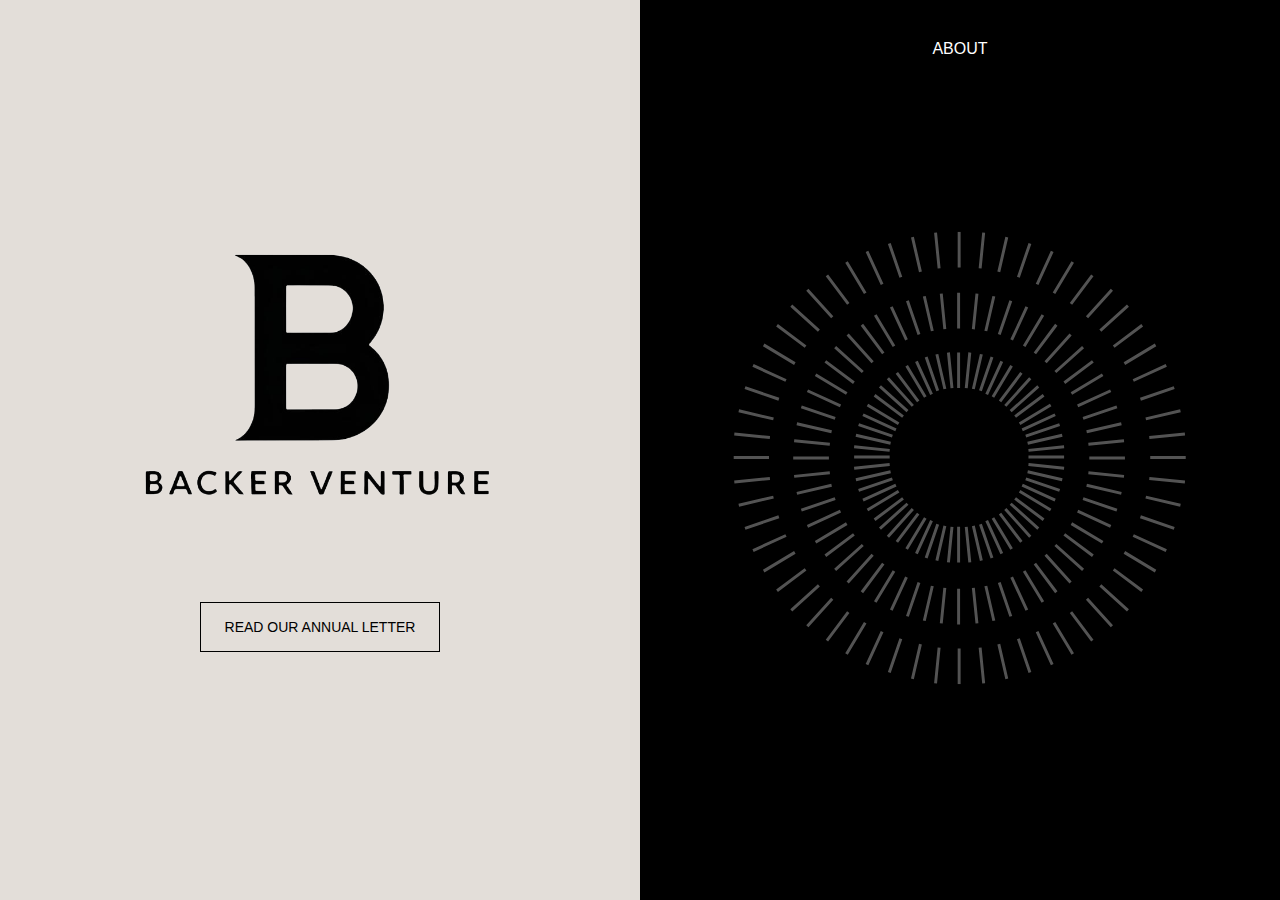
<file: index.html>
<!DOCTYPE html>
<html lang="en">

<head>
    <meta charset="UTF-8">
    <meta name="viewport" content="width=device-width, initial-scale=1.0">
    <title>Document</title>
    <link rel="stylesheet" href="./assets/css/style.css">
</head>

<body>
    <div class="main">
        <div class="main-left">
            <div class="left-container-bone is--home">

                <!-- Content Plus for mobile and another page -->
                <!-- <div class="mobile-menu-container"><a href="/" aria-current="page"
                        class="mobile-nav-logo w-inline-block w--current"><img
                            src="https://cdn.prod.website-files.com/6269cbe46f7507126d5bcb79/627d790eafb6194778740626_sc%20small%20logo.png"
                            loading="lazy" alt=""></a>
                    <div data-w-id="82ff9828-1d03-dedd-132f-6d9c9a5cd6af" class="hamburger">
                        <div data-w-id="82ff9828-1d03-dedd-132f-6d9c9a5cd6b0" class="line"
                            style="transform: translate3d(0px, 0px, 0px) scale3d(1, 1, 1) rotateX(0deg) rotateY(0deg) rotateZ(0deg) skew(0deg, 0deg); transform-style: preserve-3d; opacity: 1;">
                        </div>
                        <div class="line"></div>
                        <div data-w-id="82ff9828-1d03-dedd-132f-6d9c9a5cd6b2" class="line"
                            style="transform: translate3d(0px, 0px, 0px) scale3d(1, 1, 1) rotateX(0deg) rotateY(0deg) rotateZ(0deg) skew(0deg, 0deg); transform-style: preserve-3d;">
                        </div><img
                            src="https://cdn.prod.website-files.com/6269cbe46f7507126d5bcb79/627d7f63f10af005ba047a41_purple%20arrow.png"
                            loading="lazy" alt="" class="image-14" style="opacity: 0;">
                    </div>
                    <div class="mobile-menu"
                        style="opacity: 0; transform: translate3d(500px, 0px, 0px) scale3d(1, 1, 1) rotateX(0deg) rotateY(0deg) rotateZ(0deg) skew(0deg, 0deg); transform-style: preserve-3d; display: none;">
                        <div class="mobile-nav"><img
                                src="https://cdn.prod.website-files.com/6269cbe46f7507126d5bcb79/627d7f63f10af005ba047a41_purple%20arrow.png"
                                loading="lazy" alt="" class="image-7"><a href="/about" class="nav-item">ABOUT</a><a
                                href="/annual-letters" class="nav-item">Annual Letters</a>
                            <div class="lp-login_mobile">
                                <div data-w-id="88ce0755-ee63-02de-47e6-35870c545c2c" class="lp-login_container mobile">
                                    <div class="nav-item lp-login">LP&nbsp;LOGIN</div>
                                    <div class="round-plus">
                                        <div class="line_vertical"></div>
                                    </div>
                                </div>
                                <div class="drop-mobile" style="display: none;"><a
                                        href="https://iam.intralinks.com/idp/login/?applicationid=c3b3d6c3-46f5-4496-a17d-0eeb271fd601&amp;hostname=apps.intralinks.com&amp;br=59ca0f333a46461b9d9b53abf8ea2d55"
                                        target="_blank" class="nav-item">LP&nbsp;LOGIN</a><a
                                        href="https://adfs4.sts.altareturn.com/adfs/ls/?wa=wsignin1.0&amp;wtrealm=urn%3aportal%3asocialcapital&amp;wctx=https%3a%2f%2fsocialcapital.altareturn.com%2f_layouts%2f15%2fAuthenticate.aspx%3fSource%3d%252F&amp;wreply=https%3a%2f%2fsocialcapital.altareturn.com%2f_trust%2fdefault.aspx"
                                        target="_blank" class="nav-item mobile">EVP LOGIN</a></div>
                            </div><a href="https://chamath.substack.com/" target="_blank" class="nav-item">LEARN WITH
                                US</a>
                        </div>
                    </div>
                </div><a href="/" aria-current="page" class="nav-logo w-inline-block w--current"></a> -->

                <!-- Home Page -->
                <div class="heading-text-container is--home">
                    <img src="./assets/images/Backer_ventures (1)-Photoroom.png" loading="lazy" width="1280"
                        sizes="(max-width: 479px) 78vw, (max-width: 767px) 33vw, (max-width: 991px) 35vw, 32vw" alt=""
                        class="logo-image">
                    <div class="button-container"><a href="#" target="_blank" class="big-button is--bone w-button">Read
                            Our Annual letter</a></div><img
                        src="https://cdn.prod.website-files.com/6269cbe46f7507126d5bcb79/64f27175a3465373d8eaba58_circle-graphic.svg"
                        loading="lazy" alt="" class="image-18">
                </div>
            </div>
        </div>
        <div class="main-right">
            <div class="nav-right">
                <a href="./about.html" class="nav-item">
                    ABOUT
                </a>
                <!-- <a href="#" class="nav-item">
                    Annual letters
                </a> -->
                <!-- <div data-w-id="464ab468-f76b-e176-063f-453bd653c36d" class="lp-login_desktop"><a href="#"
                        target="_blank" class="nav-item">LP LOGIN</a>
                    <div data-w-id="b2ce6d4f-d2e2-4a8d-3c74-b83762a237df" class="drop"
                        style="opacity: 0; display: none;">
                        <a href="#" target="_blank" class="nav-item_drop">
                            LP&nbsp;LOGIN
                        </a>
                        <a href="#" target="_blank" class="nav-item_drop">
                            EVP LOGIN
                        </a>
                    </div>
                </div>
                <a href="#" target="_blank" class="nav-item">
                    LEARN&nbsp;WITH&nbsp;US
                </a> -->
            </div>
            <img src="./assets/images/64f26b85ed45456795dbd457_circle-graphic-min.svg" loading="lazy" alt=""
                class="image-3">
        </div>
    </div>
</body>

</html>
</file>
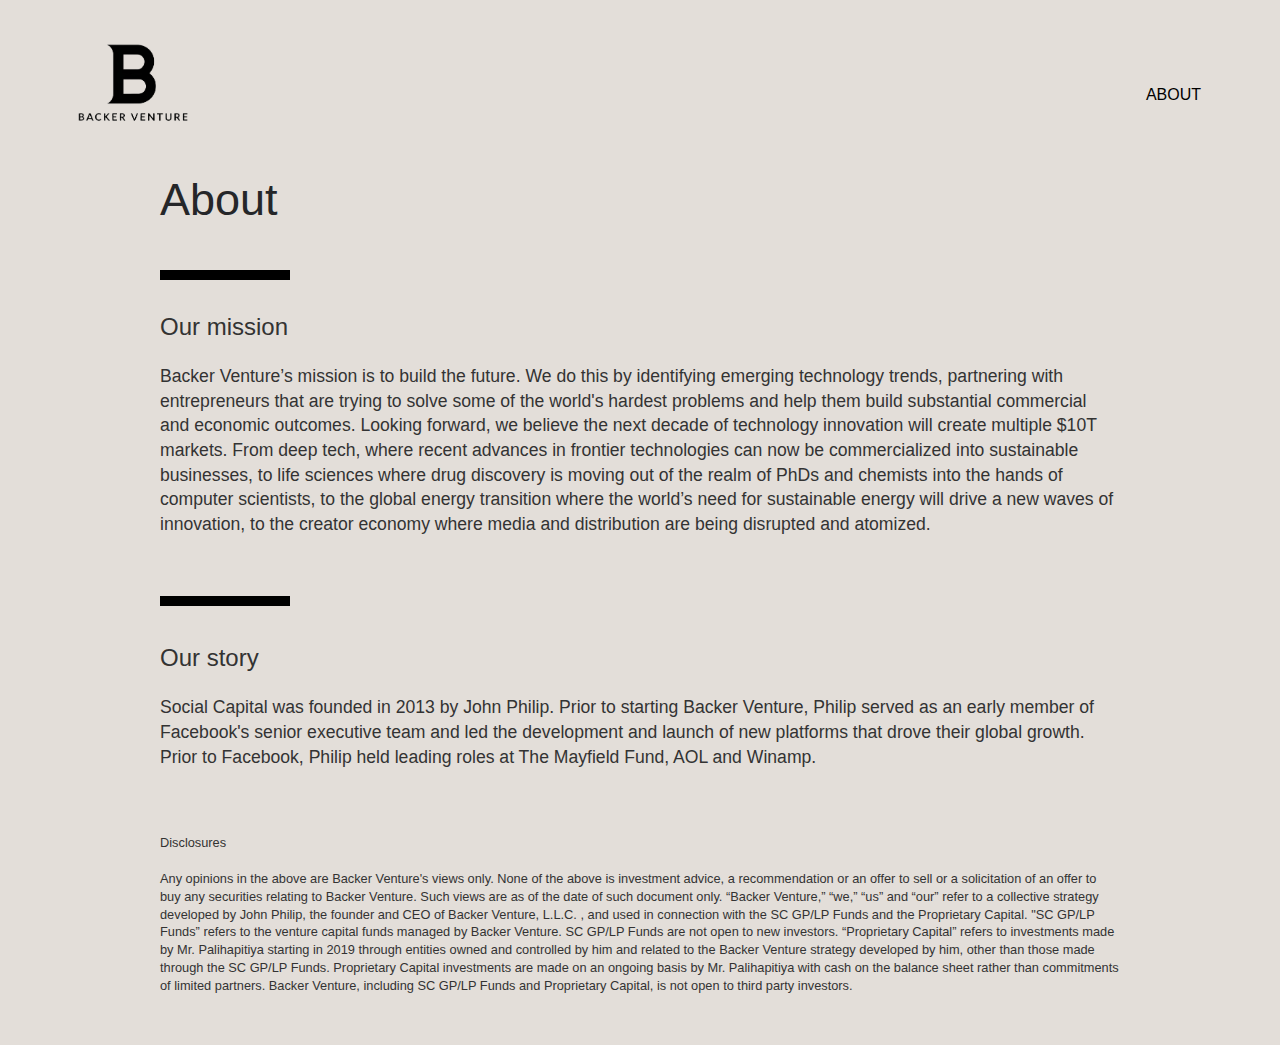
<file: about.html>
<!DOCTYPE html>
<html lang="en">

<head>
    <meta charset="UTF-8">
    <meta name="viewport" content="width=device-width, initial-scale=1.0">
    <title>Document</title>
    <link rel="stylesheet" href="./assets/css/about.css">
</head>

<body>
    <div class="main">
        <div class="main-left is--ideas">
            <div class="nav">
                <a href="./index.html" # class="nav-logo w-inline-block">
                    <img src="./assets/images/Backer_ventures (1)-Photoroom.png" loading="lazy" alt=""
                        class="logo-image">
                </a>
                <div class="nav-item-container">
                    <a href="" # aria-current="page" class="nav-item is-ideas w--current">About</a>
                    <!-- <a href="" # class="nav-item is-ideas">ANNUAL LETTERS</a>
                    <div data-w-id="092d3d33-0a65-7c2a-4f91-0cb2c491b5c2" class="lp-login_desktop">
                        <a href="" # class="nav-item is-ideas">LP LOGIN</a>
                        <div data-w-id="092d3d33-0a65-7c2a-4f91-0cb2c491b5c5" class="drop is-ideas"
                            style="opacity: 0; display: none;">
                            <a href="" # class="nav-item_drop-ideas">LP LOGIN</a>
                            <a href="" # class="nav-item_drop-ideas">EVP LOGIN</a>
                        </div>
                    </div>
                    <a href="" # class="nav-item is-ideas">LEARN WITH US</a> -->
                </div>
            </div>
            <div class="left-container-bone is--ideas">
                <!-- <div class="mobile-menu-container">
                    <a href="" # class="mobile-nav-logo w-inline-block">
                        <img src="https://cdn.prod.website-files.com/6269cbe46f7507126d5bcb79/627d790eafb6194778740626_sc%20small%20logo.png"
                            loading="lazy" alt="">
                    </a>
                    <div data-w-id="82ff9828-1d03-dedd-132f-6d9c9a5cd6af" class="hamburger">
                        <div data-w-id="82ff9828-1d03-dedd-132f-6d9c9a5cd6b0" class="line"></div>
                        <div class="line"></div>
                        <div data-w-id="82ff9828-1d03-dedd-132f-6d9c9a5cd6b2" class="line"></div>
                        <img src="https://cdn.prod.website-files.com/6269cbe46f7507126d5bcb79/627d7f63f10af005ba047a41_purple%20arrow.png"
                            loading="lazy" alt="" class="image-14">
                    </div>
                    <div class="mobile-menu"
                        style="opacity: 0; transform: translate3d(500px, 0px, 0px) scale3d(1, 1, 1) rotateX(0deg) rotateY(0deg) rotateZ(0deg) skew(0deg, 0deg); transform-style: preserve-3d;">
                        <div class="mobile-nav">
                            <img src="https://cdn.prod.website-files.com/6269cbe46f7507126d5bcb79/627d7f63f10af005ba047a41_purple%20arrow.png"
                                loading="lazy" alt="" class="image-7">
                            <a href="" # aria-current="page" class="nav-item w--current">ABOUT</a>
                            <a href="" # class="nav-item">Annual Letters</a>
                            <div class="lp-login_mobile">
                                <div data-w-id="88ce0755-ee63-02de-47e6-35870c545c2c" class="lp-login_container mobile">
                                    <div class="nav-item lp-login">LP LOGIN</div>
                                    <div class="round-plus">
                                        <div class="line_vertical"></div>
                                    </div>
                                </div>
                                <div class="drop-mobile" style="display: none;">
                                    <a href="" # class="nav-item">LP LOGIN</a>
                                    <a href="" # class="nav-item mobile">EVP LOGIN</a>
                                </div>
                            </div>
                            <a href="" # class="nav-item">LEARN WITH US</a>
                        </div>
                    </div>
                </div> -->
                <h1 class="team-h">About</h1>
                <div class="spacer"></div>
                <div class="our-mission-spacer"></div>
                <h3 class="heading-8">Our mission</h3>
                <p class="paragraph-3">
                    Backer Venture’s mission is to build the future. We do this by identifying emerging technology
                    trends, partnering with
                    entrepreneurs that are trying to solve some of the world's hardest problems and help them build
                    substantial commercial
                    and economic outcomes. Looking forward, we believe the next decade of technology innovation will
                    create multiple $10T
                    markets. From deep tech, where recent advances in frontier technologies can now be commercialized
                    into sustainable
                    businesses, to life sciences where drug discovery is moving out of the realm of PhDs and chemists
                    into the hands of
                    computer scientists, to the global energy transition where the world’s need for sustainable energy
                    will drive a new
                    waves of innovation, to the creator economy where media and distribution are being disrupted and
                    atomized.
                </p>
                <div class="our-mission">
                    <div class="our-mission-spacer"></div>
                    <h3>Our story</h3>
                    <p href="" # target="_blank">Social Capital was founded in 2013 by John Philip. Prior to starting
                        Backer Venture, Philip served as an early member of
                        Facebook's senior executive team and led the development and launch of new platforms that drove
                        their global growth.
                        Prior to Facebook, Philip held leading roles at The Mayfield Fund, AOL and Winamp.
                        <br><br>
                    </p>
                </div>
                <!-- <a href="" # class="button w-button">Media Assets</a> -->
                <p class="disclosures"><strong class="bold-text">Disclosures<br></strong><br>
                    Any opinions in the above are Backer Venture's views only. None of the above is investment advice, a
                    recommendation or
                    an offer to sell or a solicitation of an offer to buy any securities relating to Backer Venture.
                    Such views are as of
                    the date of such document only. “Backer Venture,” “we,” “us” and “our” refer to a collective
                    strategy developed by John
                    Philip, the founder and CEO of Backer Venture, L.L.C. , and used in connection with the SC GP/LP
                    Funds and the
                    Proprietary Capital. "SC GP/LP Funds” refers to the venture capital funds managed by Backer Venture.
                    SC GP/LP Funds are
                    not open to new investors. “Proprietary Capital” refers to investments made by Mr. Palihapitiya
                    starting in 2019 through
                    entities owned and controlled by him and related to the Backer Venture strategy developed by him,
                    other than those made
                    through the SC GP/LP Funds. Proprietary Capital investments are made on an ongoing basis by Mr.
                    Palihapitiya with cash
                    on the balance sheet rather than commitments of limited partners. Backer Venture, including SC GP/LP
                    Funds and
                    Proprietary Capital, is not open to third party investors.</p>
            </div>
        </div>
    </div>
</body>

</html>
</file>
<file: assets/css/style.css>
* {
    box-sizing: border-box;
    margin: 0;
}

.main {
    width: 100%;
    height: 100%;
    display: flex;
    background-color: #E3DED9;
}

.main-right {
    z-index: 2;
    background-color: #000;
    width: 50%;
    height: 100vh;
    padding-left: 20px;
    padding-right: 20px;
    position: sticky;
    top: 0;
    bottom: 0;
    left: auto;
    overflow: visible;
}

.main-left {
    width: 50%;
}

.left-container-bone {
    background-color: #e3ded9;
    width: 100%;
    padding: 30px 60px 70px;
    display: block;
    position: static;
}

.left-container-bone.is--home {
    background-color: var(--bone);
    flex-direction: column;
    justify-content: flex-start;
    height: 100%;
    display: flex;
    position: relative;
}

.mobile-menu-container,
.image-8 {
    display: none;
}

.nav-logo {
    color: #000;
    width: 55%;
    max-width: 350px;
    font-family: Droid Sans, sans-serif;
    font-size: 4em;
    line-height: 1;
    text-decoration: none;
}

.nav-logo.w--current {
    max-width: 350px;
}

.heading-text-container {
    object-fit: fill;
    flex: 0 auto;
    align-self: center;
    width: 100%;
    max-width: 900px;
    margin-bottom: 40px;
    padding-top: 60px;
    position: static;
}

.heading-text-container.is--home {
    flex-direction: column;
    justify-content: center;
    height: 100%;
    margin-bottom: 0;
    padding-top: 0;
    padding-bottom: 0;
    font-family: ABC Favorit, sans-serif;
    display: flex;
}


.logo-image {
    align-self: center;
    width: 100%;
    max-width: 85%;
}

img {
    vertical-align: middle;
    display: inline-block;
}

.button-container {
    align-self: center;
    padding-top: 40px;
}


.w-button {
    color: #fff;
    line-height: inherit;
    cursor: pointer;
    background-color: #3898ec;
    border: 0;
    border-radius: 0;
    padding: 9px 15px;
    text-decoration: none;
    display: inline-block;
}


.big-button {
    color: #000;
    text-transform: uppercase;
    background-color: rgba(0, 0, 0, 0);
    border: 2px solid #000;
    justify-content: center;
    align-items: center;
    width: 300px;
    height: 50px;
    font-family: ABC Favorit, sans-serif;
    font-size: 15px;
    font-weight: 300;
    display: flex;
}


.big-button.is--bone {
    clear: none;
    border-width: 1px;
    flex-direction: column-reverse;
    justify-content: center;
    align-items: center;
    width: 240px;
    font-size: 14px;
    display: flex;
    position: static;
}

.big-button.is--bone:hover {
    color: #7317C7;
}


.image-18 {
    display: none;
}


.nav-right {
    justify-content: center;
    align-items: center;
    width: 100%;
    padding-top: 40px;
    padding-bottom: 40px;
    display: flex;
}


.nav-item {
    color: #fff;
    text-transform: uppercase;
    padding-left: 15px;
    padding-right: 15px;
    font-family: ABC Favorit Mono, sans-serif;
    font-size: 1rem;
    font-weight: 300;
    text-decoration: none;
    transition: color .2s;
    display: block;
}

.lp-login_desktop {
    position: relative;
}

.drop {
    z-index: 100;
    background-image: url(https://assets-global.website-files.com/6269cbe…/6643949…_dropdown.svg);
    background-position: 50%;
    background-repeat: no-repeat;
    background-size: auto;
    flex-flow: column;
    justify-content: center;
    align-items: center;
    min-width: 160px;
    min-height: 85px;
    display: none;
    position: absolute;
    right: -36.4531px;
}


.image-3 {
    width: 80%;
    height: 80%;
    position: absolute;
    top: auto;
    bottom: auto;
    left: 10%;
    right: auto;
}
</file>
<file: assets/css/about.css>
* {
    box-sizing: border-box;
    margin: 0;
}

.main {
    width: 100%;
    height: 100%;
    display: flex;
}

.main-left {
    width: 50%;
}

.main-left.is--ideas {
    background-color: #e3ded9;
    flex-direction: column;
    align-items: center;
    width: 100%;
    min-height: 100vh;
    display: flex;
    position: relative;
    overflow: visible;
}

.nav {
    justify-content: space-between;
    width: 90%;
    margin-top: 30px;
    padding-left: 0;
    padding-right: 0;
    display: flex;
    position: absolute;
}

.nav-logo {
    color: #000;
    width: 55%;
    max-width: 350px;
    font-family: Droid Sans, sans-serif;
    font-size: 4em;
    line-height: 1;
    text-decoration: none;
}

.logo-image {
    align-self: center;
    width: 100%;
    max-width: 40%;
}

.nav-item-container {
    align-self: center;
    margin-top: 10px;
    display: flex;
    position: static;
    top: 4%;
    bottom: 0%;
    left: auto;
    right: 10%;
}

.nav-item.is-ideas {
    color: #000;
    font-family: ABC Favorit Mono, sans-serif;
    font-weight: 300;
    transition: color .2s;
}

.nav-item {
    color: #fff;
    text-transform: uppercase;
    padding-left: 15px;
    padding-right: 15px;
    font-family: ABC Favorit Mono, sans-serif;
    font-size: 1rem;
    font-weight: 300;
    text-decoration: none;
    transition: color .2s;
    display: block;
}

.left-container-bone.is--ideas {
    width: 75%;
    min-width: 75%;
    max-width: 75%;
    margin-left: auto;
    margin-right: auto;
    padding: 150px 0 40px;
}

.left-container-bone {
    background-color: #e3ded9;
    width: 100%;
    padding: 30px 60px 70px;
    display: block;
    position: static;
}

.team-h {
    align-self: flex-start;
}

h1 {
    color: #252629;
    margin-top: 20px;
    margin-bottom: 10px;
    font-family: ABC Favorit, sans-serif;
    font-size: 45px;
    font-weight: 300;
    line-height: 60px;
}

.spacer {
    padding-bottom: 30px;
}

.our-mission-spacer {
    background-color: #000;
    align-self: flex-start;
    width: 130px;
    height: 10px;
    margin-top: 0;
    margin-bottom: 40px;
    display: block;
}

.heading-8 {
    align-self: flex-start;
    margin-top: -5px;
    padding-top: 0;
}

h3 {
    margin-top: 0;
    margin-bottom: 15px;
    font-family: ABC Favorit, sans-serif;
    font-size: 1.5rem;
    font-weight: 300;
    line-height: 1;
}

.paragraph-3 {
    margin-bottom: 60px;
}

p {
    margin-bottom: 10px;
    padding-top: 10px;
    font-family: Sohne WOFF, sans-serif;
    font-size: 1.1rem;
    font-weight: 300;
    line-height: 1.4;
}

.our-mission {
    width: 100%;
}

.our-mission-spacer {
    background-color: #000;
    align-self: flex-start;
    width: 130px;
    height: 10px;
    margin-top: 0;
    margin-bottom: 40px;
    display: block;
}

p {
    margin-bottom: 10px;
    padding-top: 10px;
    font-family: Sohne WOFF, sans-serif;
    font-size: 1.1rem;
    font-weight: 300;
    line-height: 1.4;
}

.button {
    background-color: #7317c7;
    color: #fff;
    text-transform: uppercase;
    border: 1px solid rgba(0, 0, 0, 0);
    font-family: ABC Favorit, sans-serif;
    font-size: 12px;
    font-weight: 300;
}

.w-button {
    color: #fff;
    line-height: inherit;
    cursor: pointer;
    /* background-color: #3898ec; */
    border: 0;
    border-radius: 0;
    padding: 9px 15px;
    text-decoration: none;
    display: inline-block;
}

.disclosures {
    margin-top: 30px;
    font-size: .8rem;
    display: block;
}

.bold-text {
    font-weight: 500;
}

body {
    color: #333;
    font-family: Arial, Helvetica Neue, Helvetica, sans-serif;
    font-size: 14px;
    line-height: 20px;
    display: block;
}
</file>
